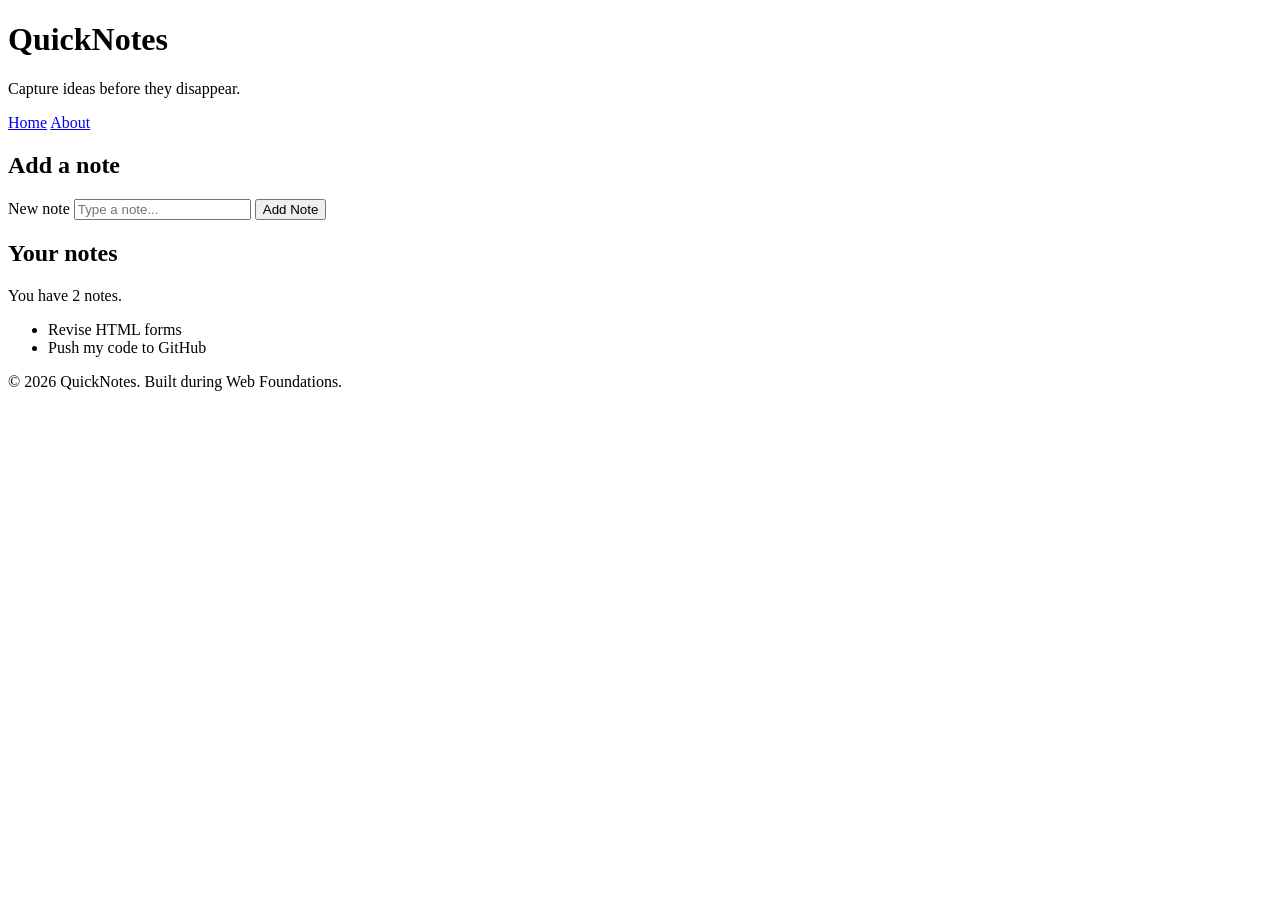
<file: day1/index.html>
<!DOCTYPE html>
<html lang="en">
  <head>
    <meta charset="UTF-8" />
    <meta name="viewport" content="width=device-width, initial-scale=1.0" />
    <title>QuickNotes</title>
  </head>
  <body>
    <header>
      <h1>QuickNotes</h1>
      <p>Capture ideas before they disappear.</p>
      <nav>
        <a href="index.html">Home</a>
        <a href="about.html">About</a>
      </nav>
    </header>

    <main>
      <section>
        <h2>Add a note</h2>
        <form id="note-form">
          <label for="note-input">New note</label>
          <input type="text" id="note-input" placeholder="Type a note..." />
          <button type="submit">Add Note</button>
        </form>
      </section>

      <section>
        <h2>Your notes</h2>
        <p id="note-count">You have 2 notes.</p>
        <ul id="notes-list">
          <li>Revise HTML forms</li>
          <li>Push my code to GitHub</li>
        </ul>
      </section>
    </main>

    <footer>
      <p>&copy; 2026 QuickNotes. Built during Web Foundations.</p>
    </footer>
  </body>
</html>
</file>
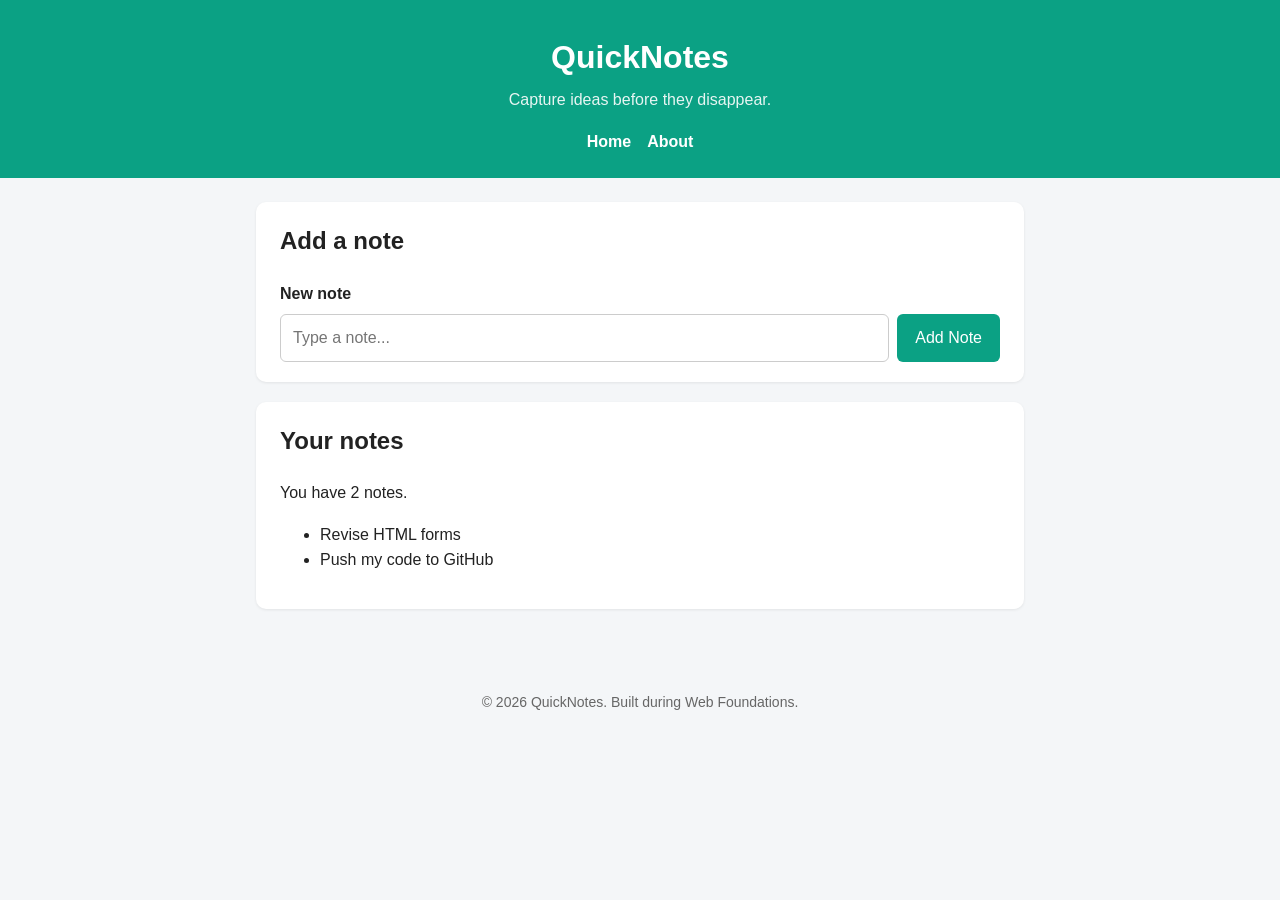
<file: day2/index.html>
<!DOCTYPE html>
<html lang="en">
  <head>
    <meta charset="UTF-8" />
    <meta name="viewport" content="width=device-width, initial-scale=1.0" />
    <title>QuickNotes</title>
    <link rel="stylesheet" href="style.css" />
  </head>
  <body>
    <header>
      <h1>QuickNotes</h1>
      <p>Capture ideas before they disappear.</p>
      <nav>
        <a href="index.html">Home</a>
        <a href="about.html">About</a>
      </nav>
    </header>

    <main>
      <section>
        <h2>Add a note</h2>
        <form id="note-form">
          <label for="note-input">New note</label>
          <input type="text" id="note-input" placeholder="Type a note..." />
          <button type="submit">Add Note</button>
        </form>
      </section>

      <section>
        <h2>Your notes</h2>
        <p id="note-count">You have 2 notes.</p>
        <ul id="notes-list">
          <li>Revise HTML forms</li>
          <li>Push my code to GitHub</li>
        </ul>
      </section>
    </main>

    <footer>
      <p>&copy; 2026 QuickNotes. Built during Web Foundations.</p>
    </footer>
  </body>
</html>
</file>
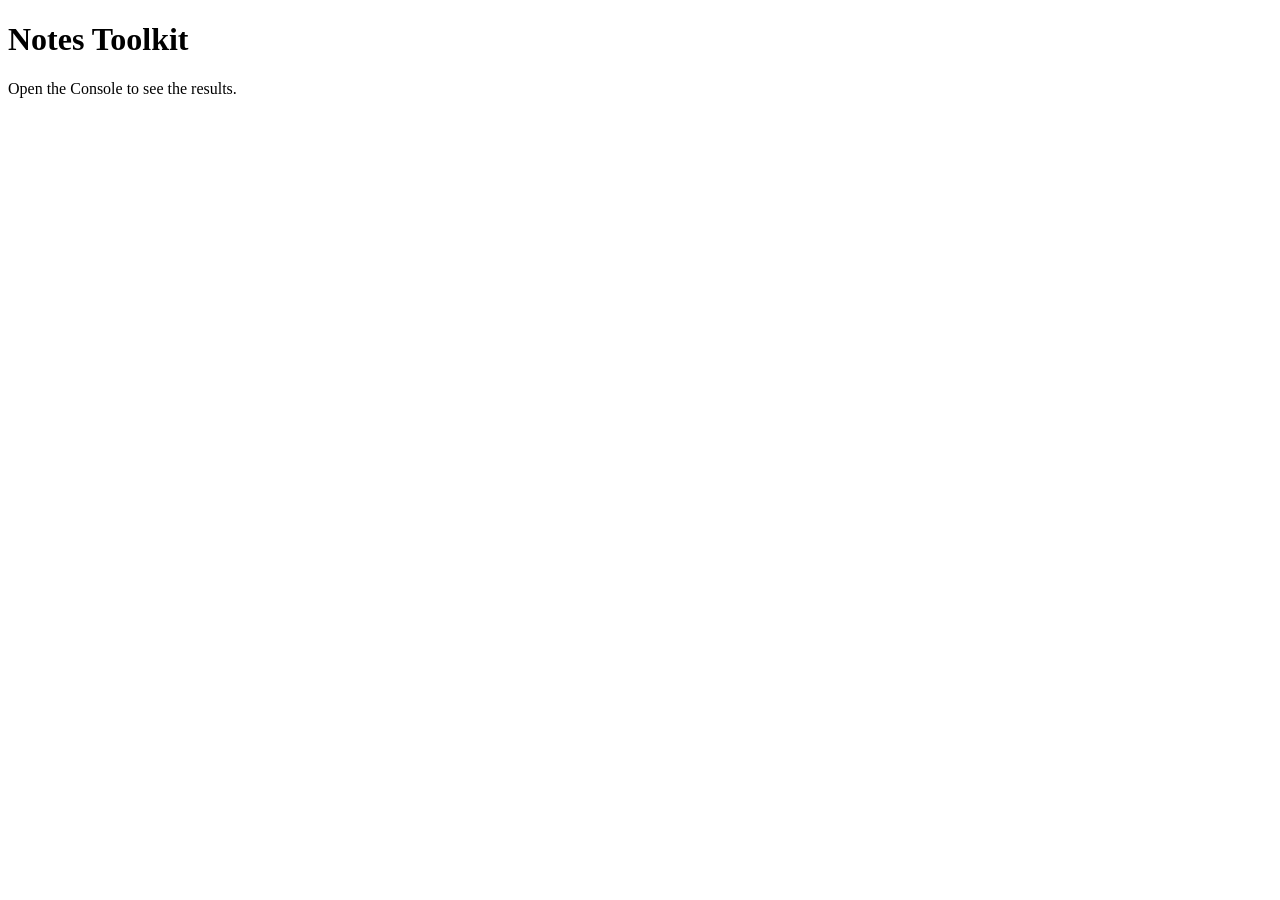
<file: day3/index.html>
<!DOCTYPE html>
<html lang="en">
  <head>
    <meta charset="UTF-8" />
    <meta name="viewport" content="width=device-width, initial-scale=1.0" />
    <title>Notes Toolkit</title>
    <script src="script.js" defer></script>
  </head>
  <body>
    <h1>Notes Toolkit</h1>
    <p>Open the Console to see the results.</p>
  </body>
</html>
</file>
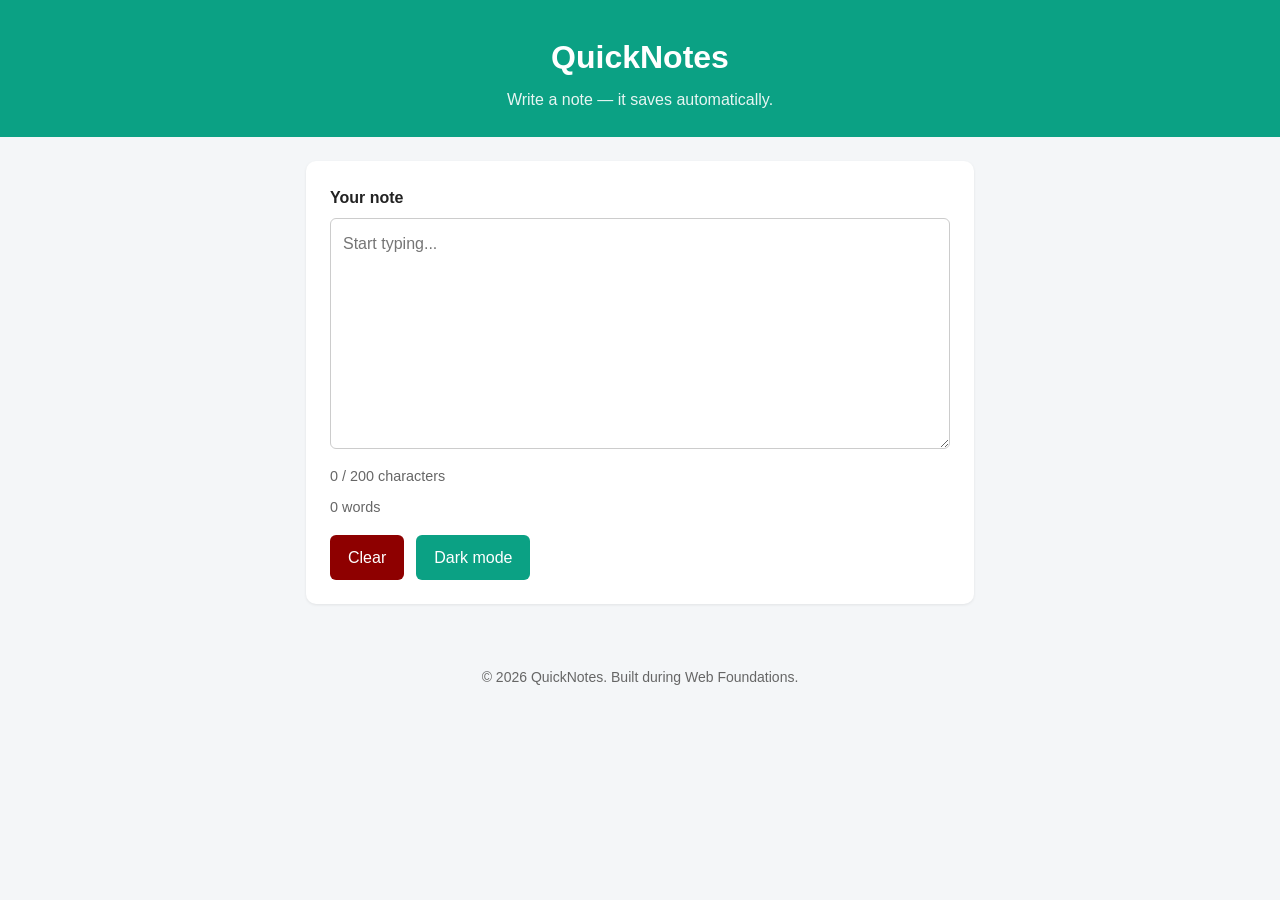
<file: day4/index.html>
<!DOCTYPE html>
<html lang="en">
  <head>
    <meta charset="UTF-8" />
    <meta name="viewport" content="width=device-width, initial-scale=1.0" />
    <title>QuickNotes — Note Editor</title>
    <link rel="stylesheet" href="style.css" />
    <script src="script.js" defer></script>
  </head>
  <body>
    <header>
      <h1>QuickNotes</h1>
      <p>Write a note — it saves automatically.</p>
    </header>

    <main>
      <section>
        <label for="note-text">Your note</label>
        <textarea
          id="note-text"
          rows="8"
          placeholder="Start typing..."
        ></textarea>

        <p id="char-count">0 / 200 characters</p>
        <p id="word-count">0 words</p>

        <div class="buttons">
          <button id="clear-btn" type="button">Clear</button>
          <button id="theme-toggle" type="button">Dark mode</button>
        </div>
      </section>
    </main>

    <footer>
      <p>&copy; 2026 QuickNotes. Built during Web Foundations.</p>
    </footer>
  </body>
</html>
</file>
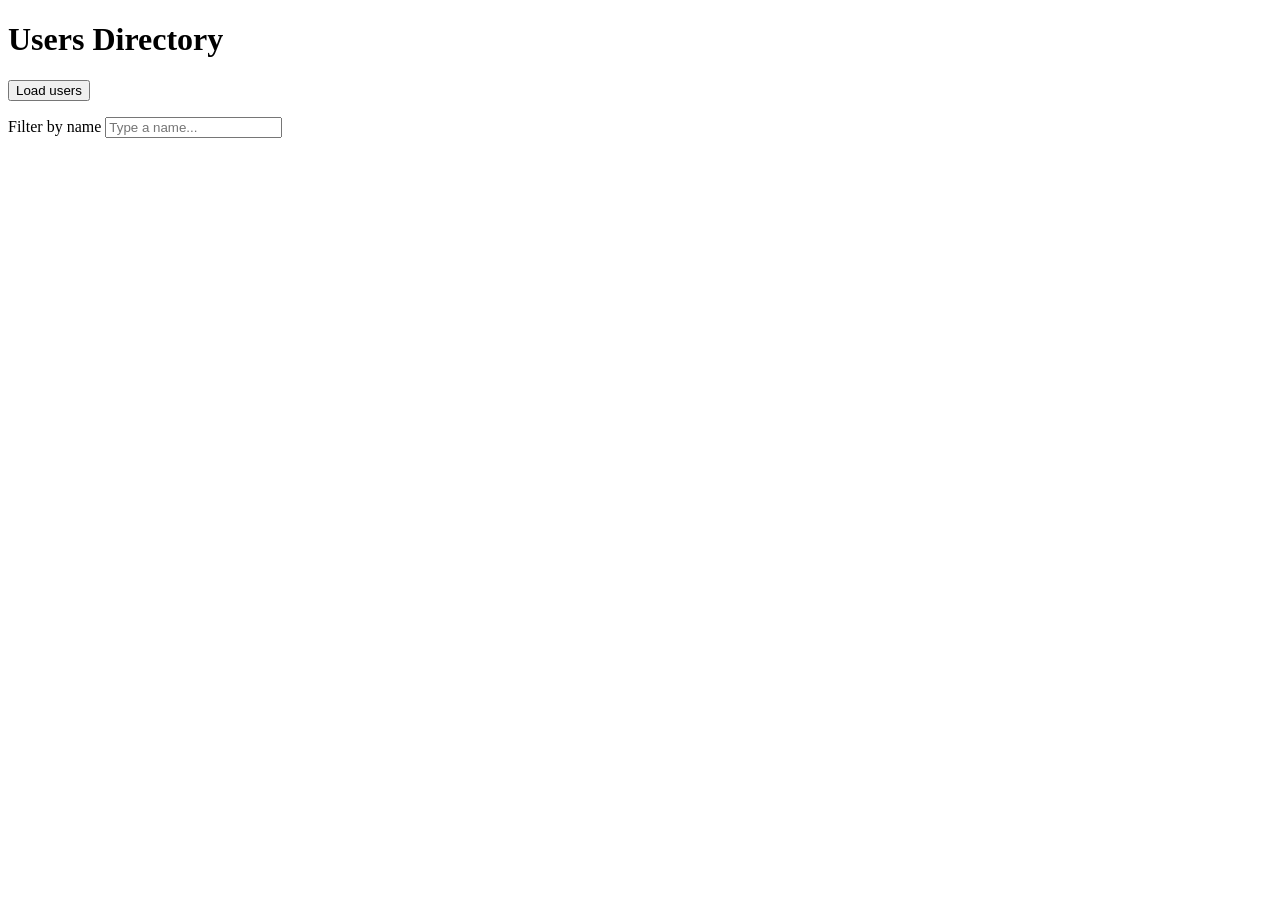
<file: day5/index.html>
<!DOCTYPE html>
<html lang="en">
  <head>
    <meta charset="UTF-8" />
    <meta name="viewport" content="width=device-width, initial-scale=1.0" />
    <title>QuickNotes — Users Directory</title>
    <script src="users.js" defer></script>
  </head>
  <body>
    <h1>Users Directory</h1>

    <button id="load-users" type="button">Load users</button>

    <p id="status"></p>

    <div>
      <label for="filter-input">Filter by name</label>
      <input
        type="text"
        id="filter-input"
        placeholder="Type a name..."
        autocomplete="off"
      />
    </div>

    <ul id="users-list"></ul>
  </body>
</html>
</file>
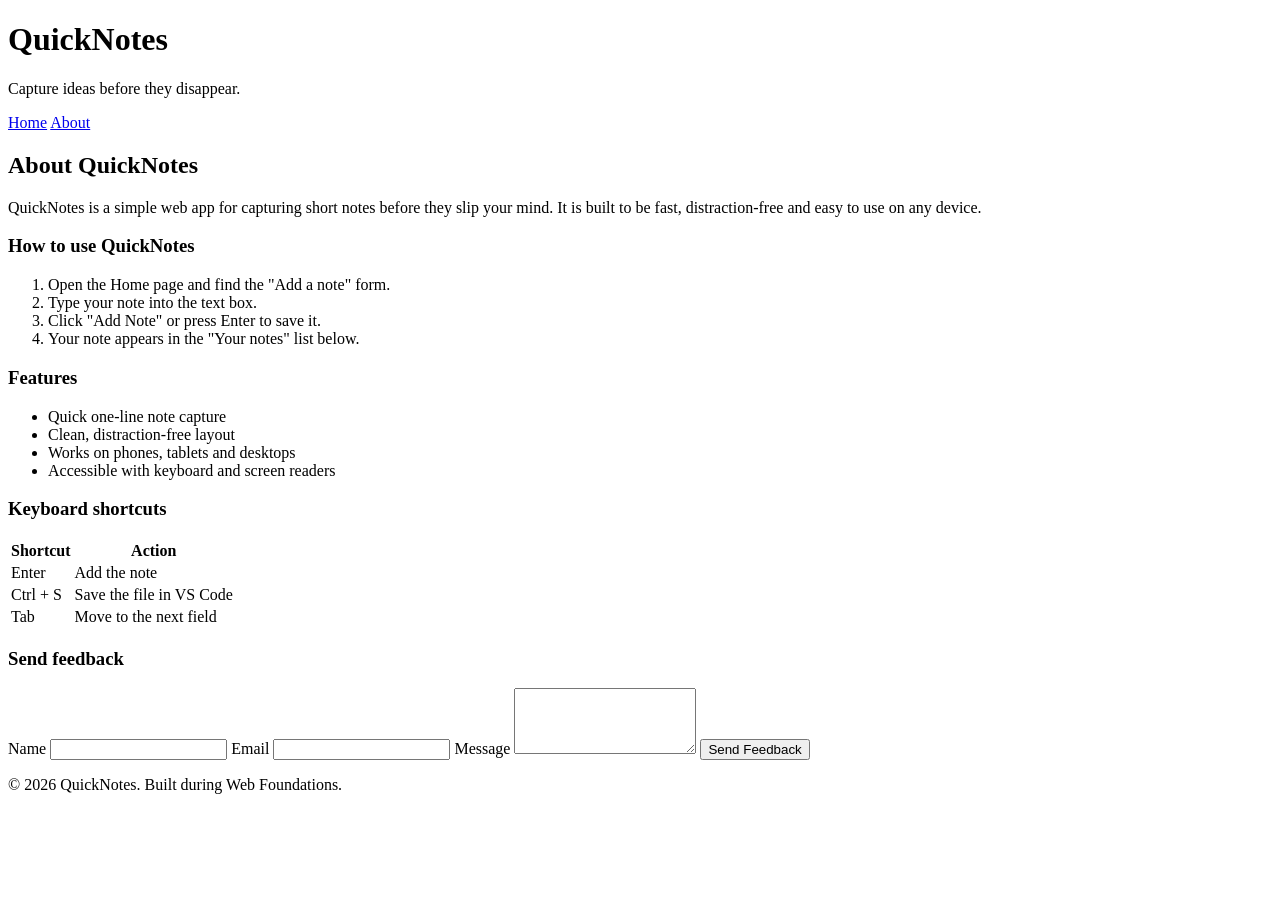
<file: day1/about.html>
<!DOCTYPE html>
<html lang="en">
  <head>
    <meta charset="UTF-8" />
    <meta name="viewport" content="width=device-width, initial-scale=1.0" />
    <title>About QuickNotes</title>
  </head>
  <body>
    <header>
      <h1>QuickNotes</h1>
      <p>Capture ideas before they disappear.</p>
      <nav>
        <a href="index.html">Home</a>
        <a href="about.html">About</a>
      </nav>
    </header>

    <main>
      <h2>About QuickNotes</h2>
      <p>
        QuickNotes is a simple web app for capturing short notes before they
        slip your mind. It is built to be fast, distraction-free and easy to
        use on any device.
      </p>

      <section>
        <h3>How to use QuickNotes</h3>
        <ol>
          <li>Open the Home page and find the "Add a note" form.</li>
          <li>Type your note into the text box.</li>
          <li>Click "Add Note" or press Enter to save it.</li>
          <li>Your note appears in the "Your notes" list below.</li>
        </ol>
      </section>

      <section>
        <h3>Features</h3>
        <ul>
          <li>Quick one-line note capture</li>
          <li>Clean, distraction-free layout</li>
          <li>Works on phones, tablets and desktops</li>
          <li>Accessible with keyboard and screen readers</li>
        </ul>
      </section>

      <section>
        <h3>Keyboard shortcuts</h3>
        <table>
          <thead>
            <tr>
              <th>Shortcut</th>
              <th>Action</th>
            </tr>
          </thead>
          <tbody>
            <tr>
              <td>Enter</td>
              <td>Add the note</td>
            </tr>
            <tr>
              <td>Ctrl + S</td>
              <td>Save the file in VS Code</td>
            </tr>
            <tr>
              <td>Tab</td>
              <td>Move to the next field</td>
            </tr>
          </tbody>
        </table>
      </section>

      <section>
        <h3>Send feedback</h3>
        <form id="feedback-form">
          <label for="name">Name</label>
          <input type="text" id="name" name="name" required />

          <label for="email">Email</label>
          <input type="email" id="email" name="email" required />

          <label for="message">Message</label>
          <textarea id="message" name="message" rows="4" required></textarea>

          <button type="submit">Send Feedback</button>
        </form>
      </section>
    </main>

    <footer>
      <p>&copy; 2026 QuickNotes. Built during Web Foundations.</p>
    </footer>
  </body>
</html>
</file>
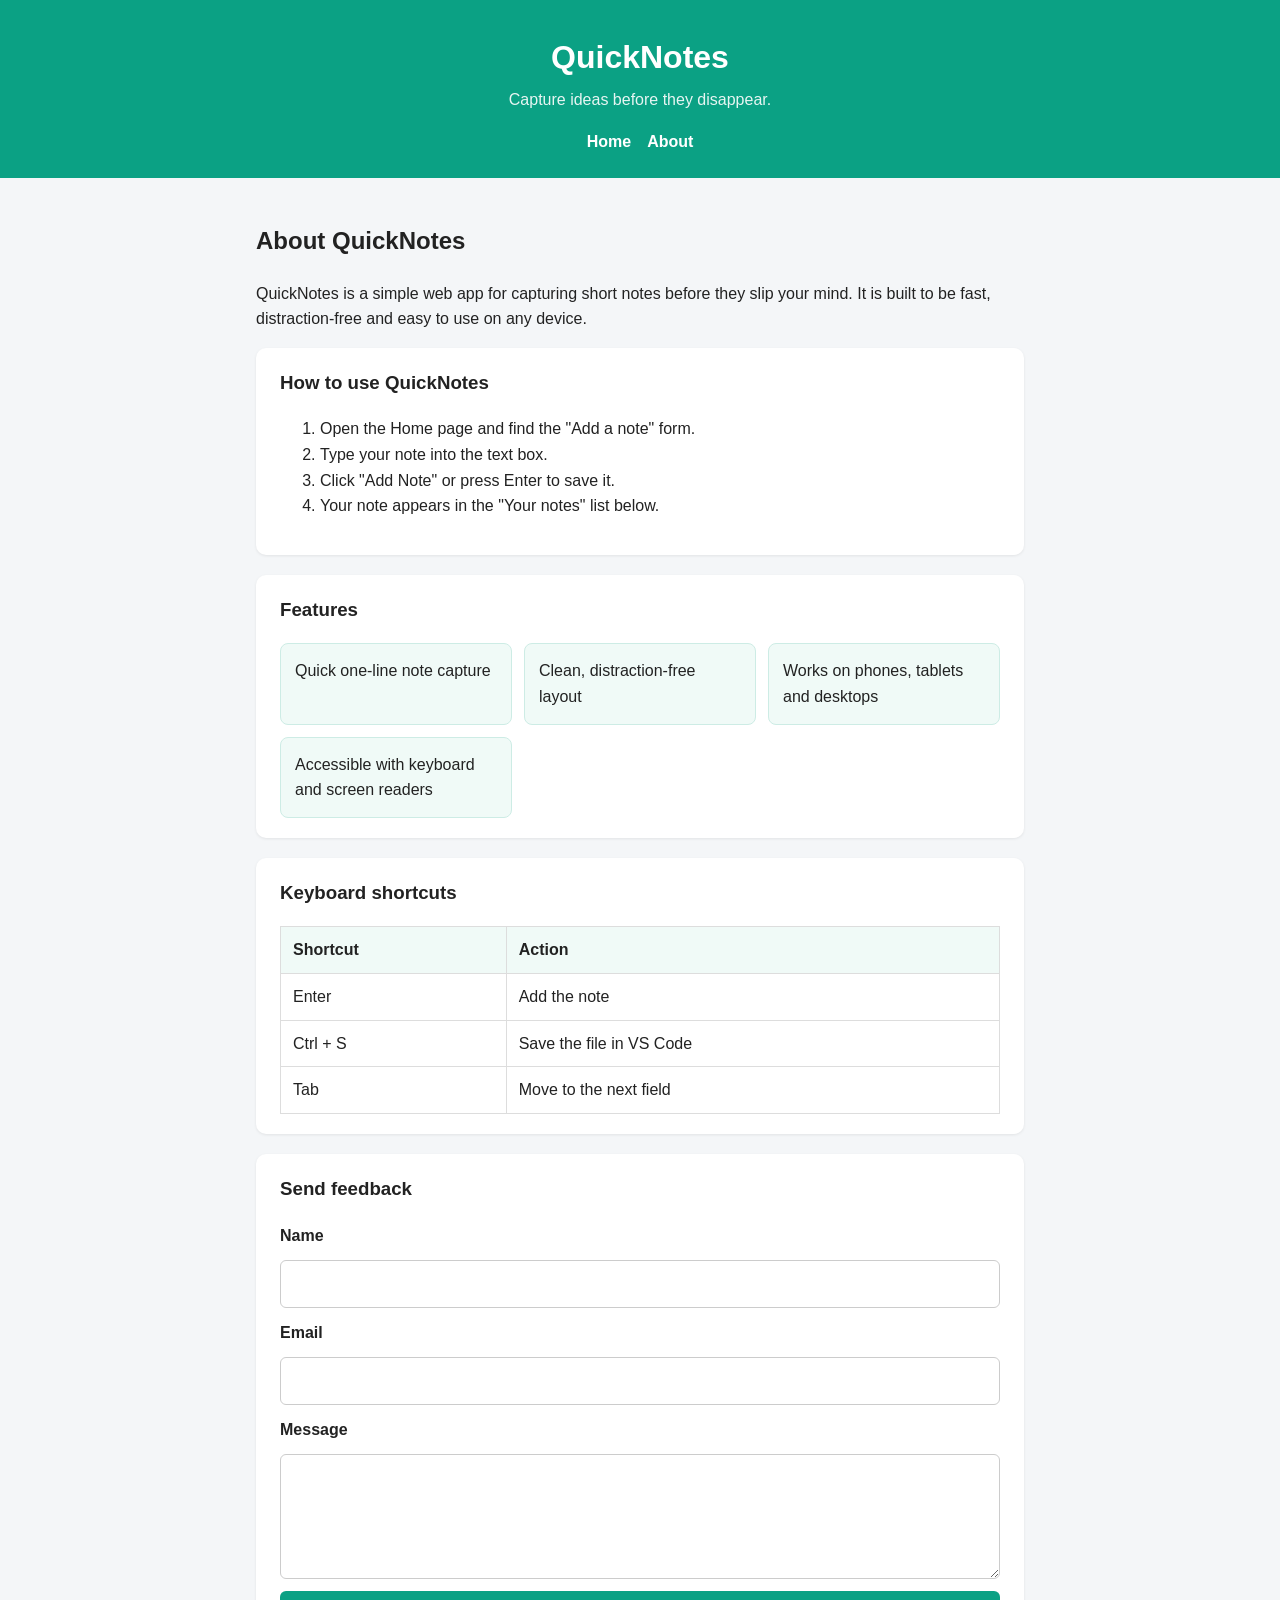
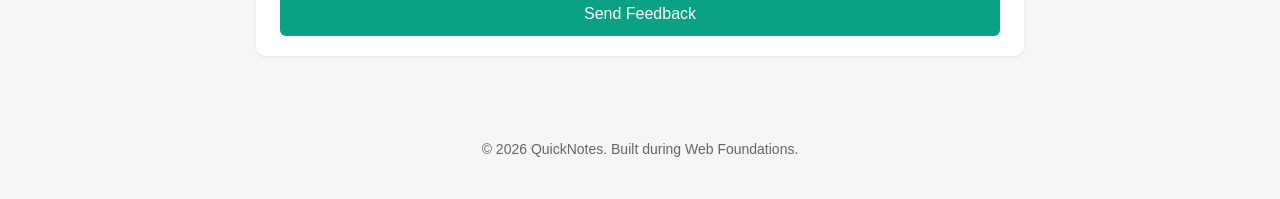
<file: day2/about.html>
<!DOCTYPE html>
<html lang="en">
  <head>
    <meta charset="UTF-8" />
    <meta name="viewport" content="width=device-width, initial-scale=1.0" />
    <title>About QuickNotes</title>
    <link rel="stylesheet" href="style.css" />
  </head>
  <body>
    <header>
      <h1>QuickNotes</h1>
      <p>Capture ideas before they disappear.</p>
      <nav>
        <a href="index.html">Home</a>
        <a href="about.html">About</a>
      </nav>
    </header>

    <main>
      <h2>About QuickNotes</h2>
      <p>
        QuickNotes is a simple web app for capturing short notes before they
        slip your mind. It is built to be fast, distraction-free and easy to
        use on any device.
      </p>

      <section>
        <h3>How to use QuickNotes</h3>
        <ol>
          <li>Open the Home page and find the "Add a note" form.</li>
          <li>Type your note into the text box.</li>
          <li>Click "Add Note" or press Enter to save it.</li>
          <li>Your note appears in the "Your notes" list below.</li>
        </ol>
      </section>

      <section>
        <h3>Features</h3>
        <ul class="features">
          <li>Quick one-line note capture</li>
          <li>Clean, distraction-free layout</li>
          <li>Works on phones, tablets and desktops</li>
          <li>Accessible with keyboard and screen readers</li>
        </ul>
      </section>

      <section>
        <h3>Keyboard shortcuts</h3>
        <table>
          <thead>
            <tr>
              <th>Shortcut</th>
              <th>Action</th>
            </tr>
          </thead>
          <tbody>
            <tr>
              <td>Enter</td>
              <td>Add the note</td>
            </tr>
            <tr>
              <td>Ctrl + S</td>
              <td>Save the file in VS Code</td>
            </tr>
            <tr>
              <td>Tab</td>
              <td>Move to the next field</td>
            </tr>
          </tbody>
        </table>
      </section>

      <section>
        <h3>Send feedback</h3>
        <form id="feedback-form">
          <label for="name">Name</label>
          <input type="text" id="name" name="name" required />

          <label for="email">Email</label>
          <input type="email" id="email" name="email" required />

          <label for="message">Message</label>
          <textarea id="message" name="message" rows="4" required></textarea>

          <button type="submit">Send Feedback</button>
        </form>
      </section>
    </main>

    <footer>
      <p>&copy; 2026 QuickNotes. Built during Web Foundations.</p>
    </footer>
  </body>
</html>
</file>
<file: day2/style.css>
/* ============================================
   QuickNotes — style.css
   ============================================ */

/* Reset: apply border-box to every element */
*,
*::before,
*::after {
  box-sizing: border-box;
}

/* ---------- Base / body ---------- */
body {
  margin: 0;
  font-family: "Segoe UI", Arial, sans-serif;
  font-size: 16px;
  line-height: 1.6;
  color: #222;
  background-color: #f4f6f8;
}

/* ---------- Header ---------- */
header {
  background-color: #0ba184;
  color: #ffffff;
  padding: 32px 16px 24px;
  text-align: center;
}

header h1 {
  margin: 0 0 4px;
  font-size: 32px;
}

header p {
  margin: 0 0 16px;
  opacity: 0.9;
}

/* ---------- Navigation (Flexbox row, centred) ---------- */
nav {
  display: flex;
  justify-content: center;
  gap: 16px;
}

nav a {
  color: #ffffff;
  text-decoration: none;
  font-weight: 600;
  transition: opacity 0.2s ease;
}

nav a:hover {
  opacity: 0.75;
  text-decoration: underline;
}

/* ---------- Main content (centred, max-width) ---------- */
main {
  max-width: 800px;
  margin: 0 auto;
  padding: 24px 16px;
}

/* Card look for each section */
section {
  background-color: #ffffff;
  padding: 20px 24px;
  border-radius: 10px;
  margin-bottom: 20px;
  box-shadow: 0 1px 3px rgba(0, 0, 0, 0.08);
}

section h2,
section h3 {
  margin-top: 0;
}

/* ---------- Features grid ---------- */
.features {
  display: grid;
  grid-template-columns: repeat(auto-fit, minmax(180px, 1fr));
  gap: 12px;
  list-style: none;
  padding: 0;
  margin: 0;
}

.features li {
  background-color: #f0faf7;
  border: 1px solid #cdece5;
  border-radius: 8px;
  padding: 14px;
}

/* ---------- Shortcuts table ---------- */
table {
  width: 100%;
  border-collapse: collapse;
}

th,
td {
  border: 1px solid #ddd;
  padding: 10px 12px;
  text-align: left;
}

th {
  background-color: #f0faf7;
}

/* ---------- Inputs and textareas ---------- */
input,
textarea {
  font: inherit;
  padding: 10px 12px;
  border: 1px solid #ccc;
  border-radius: 6px;
}

input:focus,
textarea:focus {
  outline: 2px solid #0ba184;
  outline-offset: 1px;
  border-color: #0ba184;
}

/* Feedback form: stacked vertically, full width */
#feedback-form {
  display: flex;
  flex-direction: column;
  gap: 12px;
}

#feedback-form label {
  font-weight: 600;
}

#feedback-form input,
#feedback-form textarea {
  width: 100%;
}

/* Note form: input + button side by side on wide screens */
#note-form {
  display: flex;
  flex-wrap: wrap;
  gap: 8px;
}

#note-form label {
  width: 100%;
  font-weight: 600;
}

#note-input {
  flex: 1;
  min-width: 0;
}

/* ---------- Buttons ---------- */
button {
  font: inherit;
  background-color: #0ba184;
  color: #ffffff;
  border: none;
  padding: 10px 18px;
  border-radius: 6px;
  cursor: pointer;
  transition: background-color 0.2s ease, transform 0.2s ease;
}

button:hover {
  background-color: #088a70;
  transform: translateY(-2px);
}

/* ---------- Footer ---------- */
footer {
  text-align: center;
  padding: 24px 16px;
  color: #666;
  font-size: 14px;
}

/* ---------- Responsive: phones ---------- */
@media (max-width: 600px) {
  header {
    padding: 20px 12px 16px;
  }

  header h1 {
    font-size: 24px;
  }

  main {
    padding: 16px 12px;
  }

  section {
    padding: 16px;
  }

  #note-form {
    flex-direction: column;
  }
}
</file>
<file: day4/style.css>
/* ============================================
   QuickNotes — Day 4: Note Editor
   ============================================ */

/* ---------- Theme variables (light is the default) ---------- */
:root {
  --bg: #f4f6f8;
  --surface: #ffffff;
  --text: #222222;
  --muted: #666666;
  --primary: #0ba184;
  --primary-hover: #088a70;
  --border: #cccccc;
  --warning: #e67e22;
  --over: #c0392b;
  --shadow: rgba(0, 0, 0, 0.08);
}

/* Dark theme: only the variables change — every rule below follows */
body.dark {
  --bg: #12161a;
  --surface: #1c2229;
  --text: #e8eaed;
  --muted: #9aa3ad;
  --primary: #16c79a;
  --primary-hover: #12a883;
  --border: #33404a;
  --warning: #f5a623;
  --over: #ff6b5e;
  --shadow: rgba(0, 0, 0, 0.45);
}

/* ---------- Reset / base ---------- */
*,
*::before,
*::after {
  box-sizing: border-box;
}

body {
  margin: 0;
  font-family: "Segoe UI", Arial, sans-serif;
  font-size: 16px;
  line-height: 1.6;
  color: var(--text);
  background-color: var(--bg);
  transition: background-color 0.25s ease, color 0.25s ease;
}

/* ---------- Header ---------- */
header {
  background-color: var(--primary);
  color: #ffffff;
  padding: 32px 16px 24px;
  text-align: center;
}

header h1 {
  margin: 0 0 4px;
  font-size: 32px;
}

header p {
  margin: 0;
  opacity: 0.9;
}

/* ---------- Main card ---------- */
main {
  max-width: 700px;
  margin: 0 auto;
  padding: 24px 16px;
}

section {
  background-color: var(--surface);
  padding: 24px;
  border-radius: 10px;
  box-shadow: 0 1px 3px var(--shadow);
  transition: background-color 0.25s ease;
}

label {
  display: block;
  font-weight: 600;
  margin-bottom: 8px;
}

/* ---------- Textarea ---------- */
textarea {
  width: 100%;
  font: inherit;
  padding: 12px;
  color: var(--text);
  background-color: var(--surface);
  border: 1px solid var(--border);
  border-radius: 6px;
  resize: vertical;
  transition: background-color 0.25s ease, color 0.25s ease;
}

textarea:focus {
  outline: 2px solid var(--primary);
  outline-offset: 1px;
  border-color: var(--primary);
}

/* ---------- Counters ----------
   NOTE: `main p` (0,0,2) is deliberately weaker than the .warning and
   .over classes (0,1,0) below, so the state colours win the cascade. */
main p {
  margin: 8px 0 0;
  font-size: 0.9rem;
  color: var(--muted);
}

/* Character-counter states (from the assignment brief) */
.warning {
  color: var(--warning);
}

.over {
  color: var(--over);
  font-weight: bold;
}

/* ---------- Buttons ---------- */
.buttons {
  display: flex;
  gap: 12px;
  margin-top: 16px;
}

button {
  font: inherit;
  background-color: var(--primary);
  color: #ffffff;
  border: none;
  padding: 10px 18px;
  border-radius: 6px;
  cursor: pointer;
  transition: background-color 0.2s ease, transform 0.2s ease;
}

button:hover {
  background-color: var(--primary-hover);
  transform: translateY(-2px);
}

#clear-btn {
  background-color: #8e0000;
}

#clear-btn:hover {
  background-color: #6b0000;
}

/* ---------- Footer ---------- */
footer {
  text-align: center;
  padding: 24px 16px;
  color: var(--muted);
  font-size: 14px;
}

/* ---------- Responsive ---------- */
@media (max-width: 600px) {
  header {
    padding: 20px 12px 16px;
  }

  header h1 {
    font-size: 24px;
  }

  main {
    padding: 16px 12px;
  }

  section {
    padding: 16px;
  }

  .buttons {
    flex-direction: column;
  }
}
</file>
